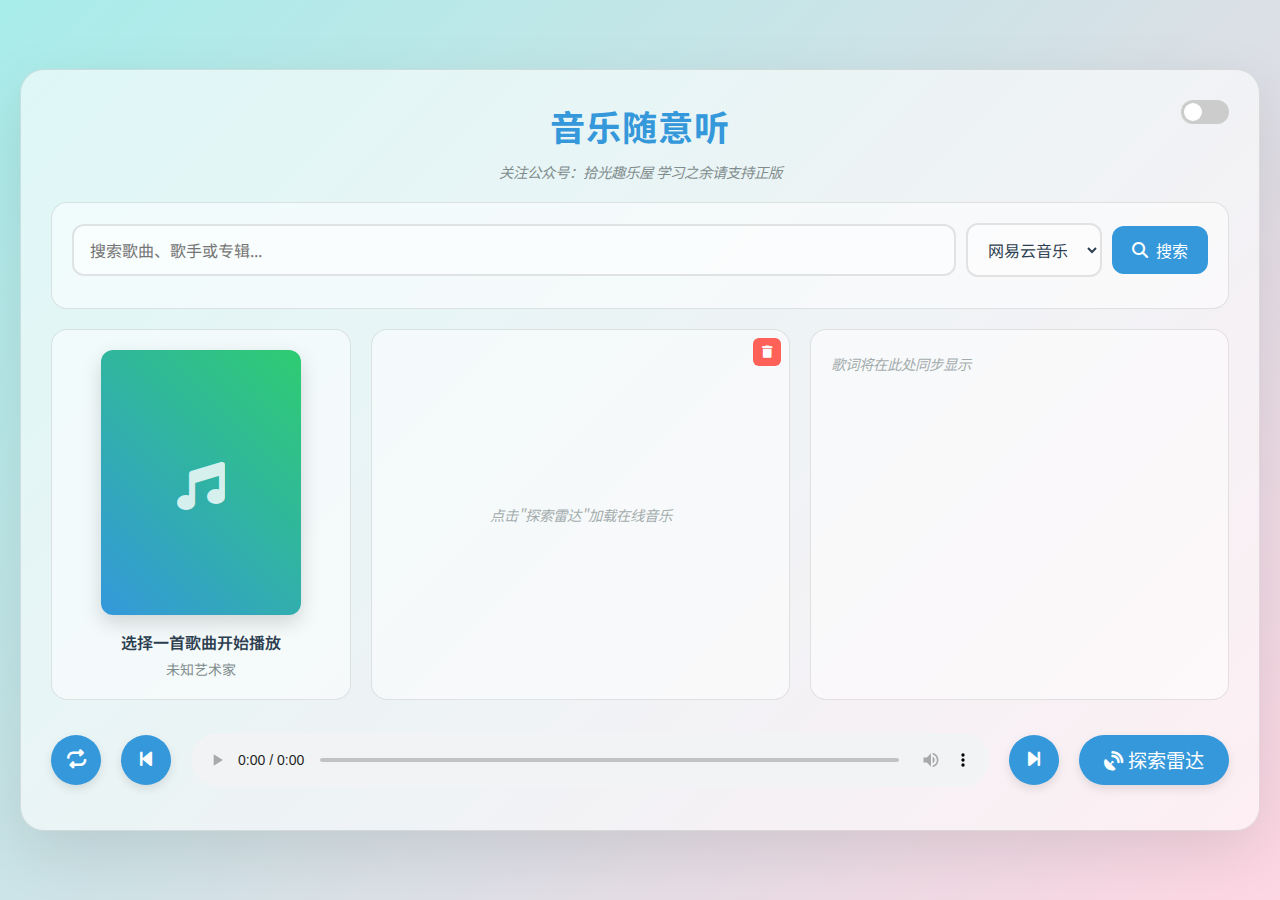
<file: 拾光音乐会所.html>
<!DOCTYPE html>
<html lang="zh-CN">
<head>
    <meta charset="UTF-8">
    <meta name="viewport" content="width=device-width, initial-scale=1.0">
    <title>拾光音乐会所</title>
    <link rel="preconnect" href="https://fonts.googleapis.com">
    <link rel="preconnect" href="https://fonts.gstatic.com" crossorigin>
    <link href="https://fonts.googleapis.com/css2?family=Noto+Sans+SC:wght@300;400;500;700&display=swap" rel="stylesheet">
    <link rel="stylesheet" href="https://cdnjs.cloudflare.com/ajax/libs/font-awesome/6.5.2/css/all.min.css">
    <style>
        :root {
            --font-main: 'Noto Sans SC', 'Segoe UI', Arial, sans-serif;
            --bg-gradient: linear-gradient(135deg, #a8edea 0%, #fed6e3 100%);
            --container-bg: rgba(255, 255, 255, 0.6);
            --container-shadow: rgba(0, 0, 0, 0.1);
            --backdrop-blur: 12px;
            --text-color: #2c3e50;
            --text-secondary-color: #7f8c8d;
            --primary-color: #3498db;
            --primary-color-dark: #2980b9;
            --warning-color: #e74c3c;
            --success-color: #2ecc71;
            --item-hover-bg: rgba(52, 152, 219, 0.1);
            --item-current-bg: rgba(52, 152, 219, 0.2);
            --item-current-text: var(--primary-color);
            --border-color: rgba(0, 0, 0, 0.1);
            --lyrics-highlight-bg: rgba(46, 204, 113, 0.15);
            --lyrics-highlight-text: #27ae60;
            --lyrics-highlight-shadow: rgba(46, 204, 113, 0.2);
            --component-bg: rgba(255, 255, 255, 0.5);
            --scrollbar-thumb-bg: rgba(0, 0, 0, 0.2);
            --scrollbar-track-bg: transparent;
        }

        .dark-mode {
            --bg-gradient: linear-gradient(135deg, #0f2027 0%, #203a43 50%, #2c5364 100%);
            --container-bg: rgba(30, 30, 30, 0.6);
            --container-shadow: rgba(0, 0, 0, 0.3);
            --text-color: #ecf0f1;
            --text-secondary-color: #95a5a6;
            --primary-color: #5dade2;
            --primary-color-dark: #3498db;
            --item-hover-bg: rgba(93, 173, 226, 0.1);
            --item-current-bg: rgba(93, 173, 226, 0.2);
            --border-color: rgba(255, 255, 255, 0.15);
            --lyrics-highlight-bg: rgba(26, 188, 156, 0.15);
            --lyrics-highlight-text: #1abc9c;
            --component-bg: rgba(44, 44, 44, 0.5);
            --scrollbar-thumb-bg: rgba(255, 255, 255, 0.2);
        }

        .dark-mode .quality-menu {
            background: rgba(44, 44, 44, 0.95);
            border: 2px solid var(--primary-color);
        }

        .dark-mode .quality-option {
            background: rgba(44, 44, 44, 0.8);
            color: #ecf0f1;
            border-bottom: 1px solid rgba(93, 173, 226, 0.2);
        }

        ::-webkit-scrollbar { width: 6px; }
        ::-webkit-scrollbar-track { background: var(--scrollbar-track-bg); }
        ::-webkit-scrollbar-thumb { background: var(--scrollbar-thumb-bg); border-radius: 3px; }
        ::-webkit-scrollbar-thumb:hover { background: var(--primary-color); }

        body {
            font-family: var(--font-main);
            display: flex;
            justify-content: center;
            align-items: center;
            min-height: 100vh;
            margin: 0;
            padding: 20px;
            box-sizing: border-box;
            background-image: var(--bg-gradient);
            background-attachment: fixed;
            color: var(--text-color);
            transition: background 0.5s, color 0.5s;
        }

        /* 16:9 容器布局 */
        .container {
            max-width: 1200px;
            margin: 0 auto;
            background: var(--container-bg);
            border-radius: 24px;
            padding: 30px;
            box-shadow: 0 20px 60px rgba(0,0,0,0.1);
            border: 1px solid var(--border-color);
            aspect-ratio: 16/9;
            height: 80vh;
            max-height: 700px;
            display: grid;
            grid-template-areas: 
                "header header header"
                "search search search"
                "cover playlist lyrics"
                "controls controls controls";
            grid-template-rows: auto auto 1fr 80px;
            grid-template-columns: 300px 1fr 1fr;
            gap: 20px;
            transition: background 0.5s, box-shadow 0.5s;
            overflow: hidden;
            position: relative;
        }

        /* 搜索模式下的容器布局 */
        .container.search-mode {
            grid-template-areas: 
                "header header header"
                "search search search"
                "search search search"
                "controls controls controls";
        }

        .header { 
            grid-area: header;
            text-align: center; 
            position: relative; 
        }
        .header h1 { 
            margin: 0; 
            font-size: 2.2em; 
            font-weight: 700; 
            color: var(--primary-color); 
            letter-spacing: 1px; 
        }
        .header .warning { 
            color: var(--text-secondary-color); 
            font-size: 0.9em; 
            margin-top: 10px; 
            font-style: italic; 
        }
        
        /* 搜索区域样式 - 增强动效 */
        .search-area {
            grid-area: search;
            background: var(--component-bg);
            border-radius: 16px;
            padding: 20px;
            border: 1px solid var(--border-color);
            position: relative;
            transition: all 0.5s cubic-bezier(0.4, 0, 0.2, 1);
            z-index: 10;
            overflow: hidden;
            display: flex;
            flex-direction: column;
        }

        /* 搜索模式下的搜索区域 */
        .container.search-mode .search-area {
            background: var(--component-bg);
            backdrop-filter: blur(20px);
            -webkit-backdrop-filter: blur(20px);
            box-shadow: 0 10px 40px rgba(0,0,0,0.2);
            border: 2px solid var(--primary-color);
        }

        .search-container {
            display: flex;
            gap: 10px;
            align-items: center;
            margin-bottom: 15px;
            flex-shrink: 0;
        }

        .search-input {
            flex: 1;
            padding: 12px 16px;
            border: 2px solid var(--border-color);
            border-radius: 12px;
            background: var(--component-bg);
            color: var(--text-color);
            font-size: 16px;
            font-family: inherit;
            outline: none;
            transition: all 0.3s ease;
        }

        .search-input:focus {
            border-color: var(--primary-color);
            box-shadow: 0 0 0 3px rgba(52, 152, 219, 0.1);
        }

        .source-select {
            padding: 12px 16px;
            border: 2px solid var(--border-color);
            border-radius: 12px;
            background: var(--component-bg);
            color: var(--text-color);
            font-size: 16px;
            font-family: inherit;
            outline: none;
            cursor: pointer;
            transition: all 0.3s ease;
            min-width: 120px;
        }

        .source-select:focus {
            border-color: var(--primary-color);
            box-shadow: 0 0 0 3px rgba(52, 152, 219, 0.1);
        }

        .search-btn {
            background: var(--primary-color);
            color: white;
            border: none;
            border-radius: 12px;
            padding: 12px 20px;
            cursor: pointer;
            font-size: 16px;
            transition: all 0.2s ease;
            display: flex;
            align-items: center;
            gap: 8px;
        }

        .search-btn:hover {
            background: var(--primary-color-dark);
            transform: translateY(-1px);
        }

        .search-btn:disabled {
            background: var(--text-secondary-color);
            cursor: not-allowed;
            transform: none;
        }

        /* 搜索结果区域 - 增强动效 */
        .search-results {
            max-height: 0;
            overflow: hidden;
            border-top: 1px solid var(--border-color);
            margin-top: 15px;
            margin-left: -20px;
            margin-right: -20px;
            margin-bottom: -20px;
            padding-top: 0;
            padding-left: 20px;
            padding-right: 20px;
            position: relative;
            z-index: 1;
            transition: all 0.5s cubic-bezier(0.4, 0, 0.2, 1);
            opacity: 0;
            border-radius: 0 0 14px 14px;
            flex: 1;
            min-height: 0;
        }

        /* 搜索模式下的搜索结果 */
        .container.search-mode .search-results {
            max-height: none;
            height: 100%;
            padding-top: 15px;
            padding-bottom: 20px;
            opacity: 1;
            overflow-y: auto;
            overflow-x: hidden;
        }

        .search-result-item {
            display: flex;
            justify-content: space-between;
            align-items: center;
            padding: 12px;
            border-radius: 12px;
            cursor: pointer;
            transition: all 0.3s ease;
            margin-bottom: 8px;
            background: rgba(255, 255, 255, 0.3);
            backdrop-filter: blur(10px);
            -webkit-backdrop-filter: blur(10px);
            border: 1px solid rgba(255, 255, 255, 0.2);
            transform: translateY(20px);
            opacity: 0;
            animation: slideInUp 0.4s ease forwards;
        }

        .search-result-item:nth-child(1) { animation-delay: 0.1s; }
        .search-result-item:nth-child(2) { animation-delay: 0.15s; }
        .search-result-item:nth-child(3) { animation-delay: 0.2s; }
        .search-result-item:nth-child(4) { animation-delay: 0.25s; }
        .search-result-item:nth-child(5) { animation-delay: 0.3s; }

        @keyframes slideInUp {
            to {
                transform: translateY(0);
                opacity: 1;
            }
        }

        .search-result-item:hover {
            background: var(--item-hover-bg);
            transform: translateY(-2px);
            box-shadow: 0 8px 25px rgba(0,0,0,0.15);
        }

        .search-result-info {
            flex: 1;
            min-width: 0;
        }

        .search-result-title {
            font-weight: 600;
            color: var(--text-color);
            white-space: nowrap;
            overflow: hidden;
            text-overflow: ellipsis;
            font-size: 15px;
            margin-bottom: 4px;
        }

        .search-result-artist {
            font-size: 13px;
            color: var(--text-secondary-color);
            white-space: nowrap;
            overflow: hidden;
            text-overflow: ellipsis;
        }

        .search-result-actions {
            display: flex;
            gap: 8px;
            margin-left: 15px;
        }

        .action-btn {
            background: var(--primary-color);
            color: white;
            border: none;
            border-radius: 8px;
            padding: 6px 12px;
            cursor: pointer;
            font-size: 12px;
            transition: all 0.2s ease;
            display: flex;
            align-items: center;
            gap: 6px;
            position: relative;
            z-index: 10000;
            font-weight: 500;
        }

        .action-btn:hover {
            background: var(--primary-color-dark);
            transform: translateY(-1px);
            box-shadow: 0 4px 12px rgba(52, 152, 219, 0.3);
        }

        .action-btn.download {
            background: var(--success-color);
            padding: 4px 8px;
            font-size: 10px;
        }

        .action-btn.download:hover {
            background: #27ae60;
            box-shadow: 0 4px 12px rgba(46, 204, 113, 0.3);
        }

        /* 主要内容区域 - 播放模式显示，搜索模式隐藏 */
        .main-content {
            display: contents;
            transition: all 0.5s cubic-bezier(0.4, 0, 0.2, 1);
        }

        .container.search-mode .main-content {
            display: none;
        }

        /* 音乐封面区域 */
        .cover-area {
            grid-area: cover;
            background: var(--component-bg);
            border-radius: 16px;
            padding: 20px;
            border: 1px solid var(--border-color);
            display: flex;
            flex-direction: column;
            align-items: center;
            text-align: center;
            box-sizing: border-box;
            height: 100%;
            overflow-y: auto;
            transition: all 0.5s cubic-bezier(0.4, 0, 0.2, 1);
        }

        .album-cover {
            width: 200px;
            height: auto;
            flex-grow: 1;
            border-radius: 12px;
            background: linear-gradient(45deg, var(--primary-color), var(--success-color));
            display: flex;
            align-items: center;
            justify-content: center;
            margin-bottom: 15px;
            box-shadow: 0 8px 20px rgba(0,0,0,0.15);
            transition: all 0.3s ease;
            overflow: hidden;
        }

        .album-cover img {
            width: 100%;
            height: 100%;
            object-fit: cover;
            border-radius: 12px;
        }

        .album-cover.loading {
            animation: pulse 2s infinite;
        }

        @keyframes pulse {
            0%, 100% { opacity: 1; }
            50% { opacity: 0.7; }
        }

        .album-cover .placeholder {
            font-size: 48px;
            color: white;
            opacity: 0.8;
        }

        .current-song-info {
            width: 100%;
        }

        .current-song-title {
            font-size: 16px;
            font-weight: 600;
            color: var(--text-color);
            margin-bottom: 5px;
            white-space: nowrap;
            overflow: hidden;
            text-overflow: ellipsis;
        }

        .current-song-artist {
            font-size: 14px;
            color: var(--text-secondary-color);
            white-space: nowrap;
            overflow: hidden;
            text-overflow: ellipsis;
        }

        /* 播放列表和歌词区域 */
        .playlist, .lyrics { 
            background: var(--component-bg); 
            border-radius: 16px; 
            padding: 20px; 
            border: 1px solid var(--border-color); 
            height: 100%; 
            overflow-y: auto;
            min-width: 0;
            max-width: 100%;
            max-height: 100%;
            box-sizing: border-box;
            transition: all 0.5s cubic-bezier(0.4, 0, 0.2, 1);
        }

        .playlist {
            grid-area: playlist;
            background: var(--component-bg);
            border-radius: 16px;
            padding: 20px;
            border: 1px solid var(--border-color);
            overflow-y: auto;
            display: flex;
            flex-direction: column;
            align-items: center;
            justify-content: center;
            position: relative;
            height: 100%;
            box-sizing: border-box;
        }
        
        /* 当播放列表有内容时，调整布局 */
        .playlist:not(.empty) {
            align-items: flex-start;
            justify-content: flex-start;
            display: block;
            padding-top: 50px; /* Add padding to make space for the clear button */
        }
        
        /* 播放列表空状态的提示文本 */
        .playlist.empty::before {
            content: "点击\"探索雷达\"加载在线音乐";
            color: var(--text-secondary-color);
            font-style: italic;
            opacity: 0.7;
            font-size: 0.9em;
        }

        /* 清空播放列表按钮 */
        .clear-playlist-btn {
            position: absolute;
            top: 8px;
            right: 8px;
            background: rgba(255, 59, 48, 0.8);
            border: none;
            border-radius: 6px;
            width: 28px;
            height: 28px;
            display: flex;
            align-items: center;
            justify-content: center;
            cursor: pointer;
            transition: all 0.2s ease;
            color: white;
            font-size: 12px;
            z-index: 1000;
        }

        .clear-playlist-btn:hover {
            background: rgba(255, 59, 48, 1);
            transform: scale(1.05);
        }

        .clear-playlist-btn:active {
            transform: scale(0.95);
        }

        .lyrics {
            grid-area: lyrics;
        }
        
        .playlist div { 
            padding: 10px 12px; 
            border-radius: 8px; 
            transition: all 0.2s ease-in-out; 
            cursor: pointer; 
            white-space: nowrap; 
            overflow: hidden; 
            text-overflow: ellipsis; 
            position: relative;
            font-size: 14px;
            margin-bottom: 2px;
        }
        .playlist div:hover { 
            background-color: var(--item-hover-bg); 
            color: var(--item-current-text); 
            transform: translateX(5px); 
        }
        .playlist .current { 
            color: var(--item-current-text); 
            font-weight: 500; 
            background-color: var(--item-current-bg); 
        }
        
        /* 播放列表项下载按钮 - 修复大小和显示问题 */
        .playlist-item-download {
            position: absolute;
            right: 35px; /* Adjusted position */
            top: 50%;
            transform: translateY(-50%);
            background: var(--success-color);
            color: white;
            border: none;
            border-radius: 4px;
            padding: 4px;
            font-size: 10px;
            cursor: pointer;
            opacity: 0;
            transition: all 0.2s ease;
            z-index: 1000;
            width: 20px;
            height: 20px;
            display: flex;
            align-items: center;
            justify-content: center;
        }

        .playlist div:hover .playlist-item-download {
            opacity: 1;
        }

        .playlist-item-download:hover {
            background: var(--success-color-hover);
            transform: translateY(-50%) scale(1.05);
        }

        /* 播放列表项删除按钮 */
        .playlist-item-remove {
            position: absolute;
            right: 8px; /* Adjusted position */
            top: 50%;
            transform: translateY(-50%);
            background: rgba(255, 59, 48, 0.8);
            color: white;
            border: none;
            border-radius: 4px;
            padding: 4px;
            font-size: 10px;
            cursor: pointer;
            opacity: 0;
            transition: all 0.2s ease;
            z-index: 1000;
            width: 20px;
            height: 20px;
            display: flex;
            align-items: center;
            justify-content: center;
        }

        .playlist div:hover .playlist-item-remove {
            opacity: 1;
        }

        .playlist-item-remove:hover {
            background: rgba(255, 59, 48, 1);
            transform: translateY(-50%) scale(1.05);
        }
        /* 动态质量菜单样式 */
        .dynamic-quality-menu {
            background: var(--component-bg);
            border: 1px solid var(--border-color);
            border-radius: 8px;
            box-shadow: 0 4px 12px rgba(0,0,0,0.15);
            padding: 8px 0;
            min-width: 150px;
            animation: fadeIn 0.2s ease;
        }
        
        .dynamic-quality-menu .quality-option {
            padding: 8px 16px;
            cursor: pointer;
            transition: background-color 0.2s ease;
            font-size: 14px;
            color: var(--text-color);
        }
        
        .dynamic-quality-menu .quality-option:hover {
            background: var(--primary-color);
            color: white;
        }
        
        @keyframes fadeIn {
            from { opacity: 0; transform: translateY(-5px); }
            to { opacity: 1; transform: translateY(0); }
        }
        
        .lyrics { 
            grid-area: lyrics;
            text-align: center; 
            font-size: 1em; 
            line-height: 2;
            word-wrap: break-word;
            overflow-wrap: break-word;
            max-width: 100%;
            display: flex;
            flex-direction: column;
            align-items: center;
            justify-content: center;
        }
        
        /* 当歌词容器有内容时的样式 */
        .lyrics:not(.empty) {
            align-items: flex-start;
            justify-content: flex-start;
        }
        
        .lyrics div { 
            white-space: pre-wrap; 
            padding: 5px;
            margin-bottom: 5px;
            word-wrap: break-word;
            overflow-wrap: break-word;
            max-width: 100%;
        }
        
        /* 当歌词容器只有默认文本时的样式 */
        .lyrics:empty::before,
        .lyrics.empty::before {
            content: "歌词将在此处同步显示";
            color: var(--text-secondary-color);
            font-style: italic;
            opacity: 0.7;
            font-size: 0.9em;
        }
        .lyrics .current { 
            color: var(--lyrics-highlight-text); 
            font-weight: 700; 
            background-color: var(--lyrics-highlight-bg); 
            transform: scale(1.05); 
            box-shadow: 0 4px 15px var(--lyrics-highlight-shadow); 
        }

        /* 控制区域 */
        .controls { 
            grid-area: controls;
            display: flex; 
            justify-content: center; 
            align-items: center; 
            gap: 20px; 
            flex-wrap: wrap;
            transition: all 0.5s cubic-bezier(0.4, 0, 0.2, 1);
        }
        .controls button { 
            background: var(--primary-color); 
            color: white; 
            border: none; 
            border-radius: 50%; 
            cursor: pointer; 
            font-size: 1.2em; 
            width: 50px; 
            height: 50px; 
            display: flex; 
            justify-content: center; 
            align-items: center; 
            transition: all 0.2s ease; 
            box-shadow: 0 4px 10px rgba(0,0,0,0.1); 
        }
        .controls button:hover { 
            background: var(--primary-color-dark); 
            transform: translateY(-2px); 
            box-shadow: 0 6px 15px rgba(0,0,0,0.15); 
        }
        .controls button:active { 
            transform: translateY(0); 
            box-shadow: 0 2px 5px rgba(0,0,0,0.1); 
        }
        .controls button#loadOnlineBtn { 
            width: auto; 
            border-radius: 25px; 
            padding: 0 25px; 
            gap: 10px; 
        }
        .controls button:disabled { 
            background: var(--text-secondary-color); 
            cursor: not-allowed; 
            transform: none; 
            box-shadow: none; 
        }
        .controls audio { 
            flex-grow: 1; 
            min-width: 300px; 
        }

        /* 播放模式控制按钮 */
        .play-mode-controls {
            display: flex;
            gap: 10px;
            align-items: center;
        }

        .play-mode-btn {
            background: var(--primary-color);
            color: white;
            border: none;
            border-radius: 50%;
            cursor: pointer;
            font-size: 1.2em;
            width: 50px;
            height: 50px;
            display: flex;
            justify-content: center;
            align-items: center;
            transition: all 0.2s ease;
            box-shadow: 0 4px 10px rgba(0,0,0,0.1);
        }

        .play-mode-btn:hover {
            background: var(--primary-color);
            color: white;
            transform: translateY(-1px);
        }

        .play-mode-btn.active {
            background: var(--primary-color);
            color: white;
        }

        /* 下载质量选择菜单 - 修复层级和显示问题 */
        .quality-menu {
            position: absolute;
            top: 100%;
            right: 0;
            background: rgba(255, 255, 255, 0.95);
            border: 2px solid var(--primary-color);
            border-radius: 8px;
            box-shadow: 0 8px 20px rgba(0,0,0,0.25);
            z-index: 999999;
            min-width: 120px;
            opacity: 0;
            visibility: hidden;
            transform: translateY(-10px);
            transition: all 0.2s ease;
            backdrop-filter: blur(10px);
            -webkit-backdrop-filter: blur(10px);
            pointer-events: none;
        }

        /* 确保搜索结果项在质量菜单显示时不会遮挡 */
        .search-result-item {
            position: relative;
            z-index: 1;
        }

        .search-result-item:has(.quality-menu.show) {
            z-index: 1000000;
        }

        /* 为不支持 :has() 的浏览器提供备用方案 */
        .search-result-item.menu-active {
            z-index: 1000000;
        }

        .quality-menu.show {
            opacity: 1;
            visibility: visible;
            transform: translateY(0);
            pointer-events: auto;
        }

        .quality-option {
            padding: 6px 10px;
            cursor: pointer;
            transition: all 0.2s ease;
            font-size: 10px;
            font-weight: 500;
            color: var(--text-color);
            background: rgba(255, 255, 255, 0.8);
            border-bottom: 1px solid rgba(52, 152, 219, 0.2);
        }

        .quality-option:hover {
            background: var(--primary-color);
            color: white;
            transform: translateX(2px);
        }

        .quality-option:first-child {
            border-radius: 6px 6px 0 0;
        }

        .quality-option:last-child {
            border-radius: 0 0 6px 6px;
            border-bottom: none;
        }

        /* 加载更多按钮 - 增强样式 */
        .load-more-btn {
            width: 100%;
            background: var(--component-bg);
            color: var(--primary-color);
            border: 2px solid var(--primary-color);
            border-radius: 12px;
            padding: 15px;
            cursor: pointer;
            font-size: 14px;
            font-weight: 500;
            transition: all 0.3s ease;
            margin-top: 15px;
            display: flex;
            align-items: center;
            justify-content: center;
            gap: 8px;
            position: relative;
            backdrop-filter: blur(10px);
            -webkit-backdrop-filter: blur(10px);
        }

        .load-more-btn:hover {
            background: var(--primary-color);
            color: white;
            transform: translateY(-2px);
            box-shadow: 0 6px 20px rgba(52, 152, 219, 0.4);
        }

        .load-more-btn:disabled {
            background: var(--text-secondary-color);
            border-color: var(--text-secondary-color);
            color: white;
            cursor: not-allowed;
            transform: none;
            box-shadow: none;
        }

        /* 调试信息样式 */
        .debug-info {
            position: fixed;
            top: 10px;
            left: 10px;
            background: rgba(0, 0, 0, 0.8);
            color: white;
            padding: 10px;
            border-radius: 5px;
            font-size: 12px;
            z-index: 10000;
            max-width: 300px;
            display: none;
        }

        .debug-info.show {
            display: block;
        }
        
        .loader { 
            width: 20px; 
            height: 20px; 
            border: 3px solid var(--primary-color); 
            border-bottom-color: transparent; 
            border-radius: 50%; 
            display: inline-block; 
            box-sizing: border-box; 
            animation: rotation 1s linear infinite; 
        }
        @keyframes rotation { 
            0% { transform: rotate(0deg); } 
            100% { transform: rotate(360deg); } 
        }
        
        .theme-switch-wrapper { 
            position: absolute; 
            top: 0px; 
            right: 0px; 
        }
        .theme-switch { 
            display: inline-block; 
            height: 24px; 
            position: relative; 
            width: 48px; 
        }
        .theme-switch input { 
            display:none; 
        }
        .slider { 
            background-color: #ccc; 
            bottom: 0; 
            cursor: pointer; 
            left: 0; 
            position: absolute; 
            right: 0; 
            top: 0; 
            transition: .4s; 
            border-radius: 24px; 
        }
        .slider:before { 
            background-color: #fff; 
            bottom: 3px; 
            content: ""; 
            height: 18px; 
            left: 3px; 
            position: absolute; 
            transition: .4s; 
            width: 18px; 
            border-radius: 50%; 
        }
        .slider .fa-sun, .slider .fa-moon { 
            position: absolute; 
            top: 50%; 
            transform: translateY(-50%); 
            color: #fff; 
            font-size: 12px; 
            opacity: 0; 
            transition: opacity 0.4s; 
        }
        .slider .fa-sun { 
            left: 6px; 
            opacity: 1; 
        }
        .slider .fa-moon { 
            right: 6px; 
        }
        input:checked + .slider { 
            background-color: var(--primary-color); 
        }
        input:checked + .slider:before { 
            transform: translateX(24px); 
        }
        input:checked + .slider .fa-sun { 
            opacity: 0; 
        }
        input:checked + .slider .fa-moon { 
            opacity: 1; 
        }

        /* 通知样式 */
        .notification {
            position: fixed;
            top: 20px;
            right: 20px;
            background: var(--success-color);
            color: white;
            padding: 12px 20px;
            border-radius: 8px;
            box-shadow: 0 4px 12px rgba(0,0,0,0.15);
            z-index: 1000;
            transform: translateX(400px);
            transition: transform 0.3s ease;
        }

        .notification.show {
            transform: translateX(0);
        }

        .notification.error {
            background: var(--warning-color);
        }

        /* 视图切换按钮 - 桌面端隐藏，移动端显示 */
        .view-toggle { 
            display: none;
        }

        /* 移动端适配 */
        @media (max-width: 1024px) {
            .container {
                grid-template-areas: 
                    "header header"
                    "search search"
                    "cover cover"
                    "playlist lyrics"
                    "controls controls";
                grid-template-columns: 1fr 1fr;
                grid-template-rows: auto auto auto 1fr auto;
                aspect-ratio: auto;
                height: 90vh;
            }

            .container.search-mode {
                grid-template-areas: 
                    "header header"
                    "search search"
                    "search search"
                    "controls controls";
            }

            .cover-area {
                flex-direction: row;
                gap: 20px;
            }

            .album-cover {
                width: 120px;
                height: 120px;
                margin-bottom: 0;
            }

            .current-song-info {
                flex: 1;
                text-align: left;
            }
        }

        @media (max-width: 768px) {
            body { 
                padding: 0; 
            }
            .container {
                padding: 15px;
                gap: 15px;
                grid-template-areas: 
                    "header"
                    "search"
                    "cover"
                    "view-toggle"
                    "playlist"
                    "controls";
                grid-template-columns: 1fr;
                grid-template-rows: auto auto auto auto 1fr auto;
                border-radius: 0;
                border: none;
                height: 100vh;
                max-height: none;
                aspect-ratio: auto;
            }

            .container.search-mode {
                grid-template-areas: 
                    "header"
                    "search"
                    "search"
                    "controls";
                grid-template-rows: auto auto 1fr auto;
            }

            .header h1 { 
                font-size: 1.8em; 
            }
            .search-area { 
                padding: 15px; 
            }
            .search-container { 
                flex-direction: column; 
                gap: 10px; 
            }
            .search-input, .search-btn, .source-select { 
                width: 100%; 
            }

            .cover-area {
                flex-direction: column;
                padding: 15px;
            }

            .album-cover {
                width: 150px;
                height: 150px;
                margin-bottom: 15px;
            }

            .current-song-info {
                text-align: center;
            }
            
            .view-toggle { 
                grid-area: view-toggle;
                display: flex; 
                gap: 10px; 
            }
            .view-toggle button { 
                flex: 1; 
                padding: 10px; 
                border: 2px solid var(--primary-color); 
                background: var(--component-bg); 
                color: var(--primary-color); 
                border-radius: 8px; 
                cursor: pointer; 
                transition: all 0.2s ease; 
            }
            .view-toggle button.active { 
                background: var(--primary-color); 
                color: white; 
            }
            
            .playlist, .lyrics { 
                display: none; 
                height: 100%; 
            }
            .playlist.active, .lyrics.active { 
                display: block; 
            }
            
            .controls { 
                gap: 15px; 
            }
            .controls audio { 
                min-width: 200px; 
            }
        }
    </style>
</head>
<body>
<div class="container" id="mainContainer">
    <div class="header">
        <h1>音乐随意听</h1>
        <div class="warning">关注公众号：拾光趣乐屋 学习之余请支持正版</div>
        <div class="theme-switch-wrapper">
            <label class="theme-switch" for="checkbox">
                <input type="checkbox" id="checkbox" />
                <div class="slider">
                    <i class="fas fa-sun"></i>
                    <i class="fas fa-moon"></i>
                </div>
            </label>
        </div>
    </div>

    <div class="search-area">
        <div class="search-container">
            <input type="text" id="searchInput" class="search-input" placeholder="搜索歌曲、歌手或专辑...">
            <select id="sourceSelect" class="source-select">
                <option value="netease">网易云音乐</option>
                <option value="kuwo">酷我音乐</option>
                <option value="joox">JOOX音乐</option>
            </select>
            <button id="searchBtn" class="search-btn">
                <i class="fas fa-search"></i>
                <span>搜索</span>
            </button>
        </div>
        <div id="searchResults" class="search-results"></div>
    </div>

    <div class="main-content">
        <div class="cover-area">
            <div class="album-cover" id="albumCover">
                <div class="placeholder">
                    <i class="fas fa-music"></i>
                </div>
            </div>
            <div class="current-song-info">
                <div class="current-song-title" id="currentSongTitle">选择一首歌曲开始播放</div>
                <div class="current-song-artist" id="currentSongArtist">未知艺术家</div>
            </div>
        </div>

        <div class="view-toggle">
            <button id="showPlaylistBtn" class="active">播放列表</button>
            <button id="showLyricsBtn">歌词</button>
        </div>

        <div class="playlist active empty" id="playlist">
            <button class="clear-playlist-btn" id="clearPlaylistBtn" onclick="clearPlaylist()" title="清空播放列表">
                <i class="fas fa-trash"></i>
            </button>
        </div>
        <div class="lyrics" id="lyrics"></div>
    </div>

    <div class="controls">
        <div class="play-mode-controls">
            <button class="play-mode-btn" id="playModeBtn" title="播放模式">
                <i class="fas fa-repeat"></i>
            </button>
        </div>
        <button onclick="playPrevious()" title="上一曲"><i class="fas fa-backward-step"></i></button>
        <audio id="audioPlayer" controls></audio>
        <button onclick="playNext()" title="下一曲"><i class="fas fa-forward-step"></i></button>
        <button id="loadOnlineBtn" title="聚合所有雷达，探索新音乐">
            <span class="btn-text"><i class="fas fa-satellite-dish"></i> 探索雷达</span>
            <span class="loader" style="display: none;"></span>
        </button>
    </div>
</div>

<!-- 通知容器 -->
<div id="notification" class="notification"></div>

<!-- 调试信息容器 -->
<div id="debugInfo" class="debug-info"></div>

<script src="https://code.jquery.com/jquery-3.6.0.min.js"></script>
<script>
    const dom = {
        container: document.getElementById("mainContainer"),
        playlist: document.getElementById("playlist"),
        lyrics: document.getElementById("lyrics"),
        audioPlayer: document.getElementById("audioPlayer"),
        themeToggle: document.getElementById("checkbox"),
        loadOnlineBtn: document.getElementById("loadOnlineBtn"),
        showPlaylistBtn: document.getElementById("showPlaylistBtn"),
        showLyricsBtn: document.getElementById("showLyricsBtn"),
        searchInput: document.getElementById("searchInput"),
        searchBtn: document.getElementById("searchBtn"),
        sourceSelect: document.getElementById("sourceSelect"),
        searchResults: document.getElementById("searchResults"),
        notification: document.getElementById("notification"),
        albumCover: document.getElementById("albumCover"),
        currentSongTitle: document.getElementById("currentSongTitle"),
        currentSongArtist: document.getElementById("currentSongArtist"),
        debugInfo: document.getElementById("debugInfo"),
        playModeBtn: document.getElementById("playModeBtn"),
    };
    
    // API配置 - 修复API地址和请求方式
    const API = {
        name: "GD Studio API",
        baseUrl: "https://music-api.gdstudio.xyz/api.php",
        
        generateSignature: () => {
            return Math.random().toString(36).substring(2, 15) + Math.random().toString(36).substring(2, 15);
        },

        jsonpRequest: (url) => {
            return new Promise((resolve, reject) => {
                const callbackName = "jsonp_callback_" + Math.random().toString(36).substr(2, 9);
                const timestamp = Date.now();
                const script = document.createElement("script");
                
                window[callbackName] = function(data) {
                    resolve(data);
                    document.head.removeChild(script);
                    delete window[callbackName];
                };
                
                const separator = url.includes("?") ? "&" : "?";
                const finalUrl = `${url}${separator}callback=${callbackName}&_=${timestamp}`;
                
                script.src = finalUrl;
                script.onerror = () => {
                    reject(new Error("JSONP request failed"));
                    document.head.removeChild(script);
                    delete window[callbackName];
                };
                
                document.head.appendChild(script);
            });
        },

        search: async (keyword, source = "netease", count = 20, page = 1) => {
            const signature = API.generateSignature();
            const url = `${API.baseUrl}?types=search&source=${source}&name=${encodeURIComponent(keyword)}&count=${count}&pages=${page}&s=${signature}`;
            
            try {
                debugLog(`API请求: ${url}`);
                const data = await API.jsonpRequest(url);
                debugLog(`API响应: ${JSON.stringify(data).substring(0, 200)}...`);
                
                if (!Array.isArray(data)) throw new Error("搜索结果格式错误");
                
                return data.map(song => ({
                    id: song.id,
                    name: song.name,
                    artist: song.artist,
                    album: song.album,
                    pic_id: song.pic_id,
                    url_id: song.url_id,
                    lyric_id: song.lyric_id,
                    source: song.source,
                }));
            } catch (error) {
                debugLog(`API错误: ${error.message}`);
                throw error;
            }
        },

        getList: async (keyword = "热门", count = 100, pages = 1) => {
            const source = "netease,kuwo";
            const signature = API.generateSignature();
            const url = `${API.baseUrl}?types=search&source=${source}&name=${encodeURIComponent(keyword)}&count=${count}&pages=${pages}&s=${signature}`;
            
            try {
                const data = await API.jsonpRequest(url);
                if (!Array.isArray(data) || data.length === 0) throw new Error("No songs found");
                return data.map(song => ({
                    id: song.id,
                    name: song.name,
                    artist: song.artist, // 修复：使用正确的字段名
                    source: song.source,
                    lyric_id: song.lyric_id,
                    pic_id: song.pic_id,
                }));
            } catch (error) {
                console.error("API request failed:", error);
                throw error;
            }
        },
        
        getSongUrl: (song, quality = "320000") => {
            const signature = API.generateSignature();
            return `${API.baseUrl}?types=url&id=${song.id}&source=${song.source || "netease"}&br=${quality}&s=${signature}`;
        },

        getLyric: (song) => {
            const signature = API.generateSignature();
            return `${API.baseUrl}?types=lyric&id=${song.lyric_id || song.id}&source=${song.source || "netease"}&s=${signature}`;
        },

        getPicUrl: (song) => {
            const signature = API.generateSignature();
            return `${API.baseUrl}?types=pic&id=${song.pic_id}&source=${song.source || "netease"}&size=300&s=${signature}`;
        }
    };

    const state = {
        onlineSongs: [],
        searchResults: [],
        currentTrackIndex: -1,
        currentAudioUrl: null,
        lyricsData: [],
        currentLyricLine: -1,
        currentPlaylist: "online", // 'online', 'search', or 'playlist'
        searchPage: 1,
        searchKeyword: "", // 确保这里有初始值
        searchSource: "",
        hasMoreResults: true,
        currentSong: null,
        debugMode: false,
        isSearchMode: false, // 新增：搜索模式状态
        playlistSongs: [], // 新增：统一播放列表
        playMode: "list", // 新增：播放模式 'list', 'single', 'random'
        userScrolledLyrics: false, // 新增：用户是否手动滚动歌词
        lyricsScrollTimeout: null, // 新增：歌词滚动超时
    };

    // 调试日志函数
    function debugLog(message) {
        console.log(`[DEBUG] ${message}`);
        if (state.debugMode) {
            const debugInfo = dom.debugInfo;
            debugInfo.innerHTML += `<div>${new Date().toLocaleTimeString()}: ${message}</div>`;
            debugInfo.classList.add("show");
            debugInfo.scrollTop = debugInfo.scrollHeight;
        }
    }

    // 启用调试模式（按Ctrl+D）
    document.addEventListener("keydown", (e) => {
        if (e.ctrlKey && e.key === "d") {
            e.preventDefault();
            state.debugMode = !state.debugMode;
            if (state.debugMode) {
                dom.debugInfo.classList.add("show");
                debugLog("调试模式已启用");
            } else {
                dom.debugInfo.classList.remove("show");
            }
        }
    });

    // 新增：切换搜索模式
    function toggleSearchMode(enable) {
        state.isSearchMode = enable;
        if (enable) {
            dom.container.classList.add("search-mode");
            debugLog("进入搜索模式");
        } else {
            dom.container.classList.remove("search-mode");
            debugLog("退出搜索模式");
        }
    }

    // 新增：显示搜索结果
    function showSearchResults() {
        toggleSearchMode(true);
    }

    // 新增：隐藏搜索结果 - 优化立即收起
    function hideSearchResults() {
        toggleSearchMode(false);
        // 立即清空搜索结果内容
        dom.searchResults.innerHTML = "";
    }

    // 新增：播放模式切换
    function togglePlayMode() {
        const modes = ["list", "single", "random"];
        const currentIndex = modes.indexOf(state.playMode);
        const nextIndex = (currentIndex + 1) % modes.length;
        state.playMode = modes[nextIndex];
        
        const modeTexts = {
            "list": "列表循环",
            "single": "单曲循环", 
            "random": "随机播放"
        };
        
        const modeIcons = {
            "list": "fa-repeat",
            "single": "fa-redo",
            "random": "fa-shuffle"
        };
        
        dom.playModeBtn.innerHTML = `<i class="fas ${modeIcons[state.playMode]}"></i>`;
        dom.playModeBtn.title = `播放模式: ${modeTexts[state.playMode]}`;
        showNotification(`播放模式: ${modeTexts[state.playMode]}`);
        debugLog(`播放模式切换为: ${state.playMode}`);
    }

    window.addEventListener("load", setupInteractions);
    dom.audioPlayer.addEventListener("ended", autoPlayNext);
    dom.audioPlayer.addEventListener("timeupdate", syncLyrics);

    function setupInteractions() {
        const savedTheme = localStorage.getItem("theme");
        if (savedTheme) {
            document.body.classList.toggle("dark-mode", savedTheme === "dark");
            dom.themeToggle.checked = savedTheme === "dark";
        }
        dom.themeToggle.addEventListener("change", (e) => {
            const isDark = e.target.checked;
            document.body.classList.toggle("dark-mode", isDark);
            localStorage.setItem("theme", isDark ? "dark" : "light");
        });

        dom.loadOnlineBtn.addEventListener("click", exploreOnlineMusic);
        
        dom.showPlaylistBtn.addEventListener("click", () => switchMobileView("playlist"));
        dom.showLyricsBtn.addEventListener("click", () => switchMobileView("lyrics"));
        
        // 播放模式按钮事件
        dom.playModeBtn.addEventListener("click", togglePlayMode);
        
        // 搜索相关事件 - 修复搜索下拉框显示问题
        dom.searchBtn.addEventListener("click", (e) => {
            e.preventDefault();
            e.stopPropagation();
            debugLog("搜索按钮被点击");
            performSearch();
        });
        
        dom.searchInput.addEventListener("keypress", (e) => {
            if (e.key === "Enter") {
                e.preventDefault();
                e.stopPropagation();
                debugLog("搜索输入框回车键被按下");
                performSearch();
            }
        });
        
        // 修复：点击搜索区域外部时隐藏搜索结果
        document.addEventListener("click", (e) => {
            const searchArea = document.querySelector(".search-area");
            if (searchArea && !searchArea.contains(e.target) && state.isSearchMode) {
                debugLog("点击搜索区域外部，隐藏搜索结果");
                hideSearchResults();
            }
        });
        
        // 搜索结果相关事件处理 - 修复加载更多按钮点击问题
        document.addEventListener("click", (e) => {
            const qualityMenus = document.querySelectorAll(".quality-menu");
            qualityMenus.forEach(menu => {
                if (!menu.contains(e.target) && 
                    !e.target.closest(".playlist-item-download")) {
                    menu.classList.remove("show");
                    const parentItem = menu.closest(".search-result-item");
                    if (parentItem) parentItem.classList.remove("menu-active");
                }
            });
        });
        
        // 修复：使用更强健的事件委托处理加载更多按钮点击
        dom.searchResults.addEventListener("click", (e) => {
            debugLog(`点击事件触发: ${e.target.tagName} ${e.target.className} ${e.target.id}`);
            
            // 检查多种可能的目标元素
            const loadMoreBtn = e.target.closest(".load-more-btn") || 
                               e.target.closest("#loadMoreBtn") ||
                               (e.target.id === "loadMoreBtn" ? e.target : null) ||
                               (e.target.classList.contains("load-more-btn") ? e.target : null);
            
            if (loadMoreBtn) {
                debugLog("检测到加载更多按钮点击");
                e.preventDefault();
                e.stopPropagation();
                loadMoreResults();
            }
        });
        
        // 额外的直接事件监听器作为备用
        document.addEventListener("click", (e) => {
            if (e.target.id === "loadMoreBtn" || e.target.closest("#loadMoreBtn")) {
                debugLog("备用事件监听器触发");
                e.preventDefault();
                e.stopPropagation();
                loadMoreResults();
            }
        });

        // 新增：歌词滚动监听
        dom.lyrics.addEventListener("scroll", () => {
            state.userScrolledLyrics = true;
            clearTimeout(state.lyricsScrollTimeout);
            // 3秒后恢复自动滚动并回位到当前歌词
            state.lyricsScrollTimeout = setTimeout(() => {
                state.userScrolledLyrics = false;
                // 立即滚动回当前歌词居中位置
                const currentLyricElement = dom.lyrics.querySelector(".current");
                if (currentLyricElement) {
                    scrollToCurrentLyric(currentLyricElement);
                }
            }, 3000);
        });
    }

    // 修复：更新当前歌曲信息和封面
    async function updateCurrentSongInfo(song) {
        state.currentSong = song;
        dom.currentSongTitle.textContent = song.name;
        
        // 修复艺人名称显示问题 - 使用正确的字段名
        const artistText = Array.isArray(song.artist) ? song.artist.join(', ') : (song.artist || '未知艺术家');
        dom.currentSongArtist.textContent = artistText;
        
        // 加载封面
        if (song.pic_id) {
            try {
                dom.albumCover.classList.add("loading");
                const picUrl = API.getPicUrl(song);
                
                // 修复：直接使用JSONP请求获取封面数据
                const data = await API.jsonpRequest(picUrl);
                
                if (data && data.url) {
                    // 预加载图片以确保加载成功
                    const img = new Image();
                    img.onload = () => {
                        dom.albumCover.innerHTML = `<img src="${data.url}" alt="专辑封面">`;
                        dom.albumCover.classList.remove("loading");
                    };
                    img.onerror = () => {
                        dom.albumCover.innerHTML = "<div class=\"placeholder\"><i class=\"fas fa-music\"></i></div>";
                        dom.albumCover.classList.remove("loading");
                    };
                    img.src = data.url;
                } else {
                    dom.albumCover.innerHTML = "<div class=\"placeholder\"><i class=\"fas fa-music\"></i></div>";
                    dom.albumCover.classList.remove("loading");
                }
            } catch (error) {
                console.error("加载封面失败:", error);
                dom.albumCover.innerHTML = "<div class=\"placeholder\"><i class=\"fas fa-music\"></i></div>";
                dom.albumCover.classList.remove("loading");
            }
        } else {
            dom.albumCover.innerHTML = "<div class=\"placeholder\"><i class=\"fas fa-music\"></i></div>";
            dom.albumCover.classList.remove("loading");
        }
    }
    
    // 搜索功能 - 修复搜索下拉框显示问题
    async function performSearch(isLiveSearch = false) {
        const query = dom.searchInput.value.trim();
        if (!query) {
            showNotification("请输入搜索关键词", "error");
            return;
        }

        const source = dom.sourceSelect.value;
        
        // 重置搜索状态
        if (!isLiveSearch) {
            state.searchPage = 1;
            state.searchKeyword = query;
            state.searchSource = source;
            state.searchResults = [];
            state.hasMoreResults = true;
            debugLog(`开始新搜索: ${query}, 来源: ${source}`);
        } else {
            state.searchKeyword = query;
            state.searchSource = source;
        }

        try {
            // 禁用搜索按钮并显示加载状态
            dom.searchBtn.disabled = true;
            dom.searchBtn.innerHTML = '<span class="loader"></span><span>搜索中...</span>';
            
            // 立即显示搜索模式
            showSearchResults();
            debugLog("已切换到搜索模式");
            
            // 执行搜索
            const results = await API.search(query, source, 20, state.searchPage);
            debugLog(`API返回结果数量: ${results.length}`);
            
            if (state.searchPage === 1) {
                state.searchResults = results;
            } else {
                state.searchResults = [...state.searchResults, ...results];
            }
            
            state.hasMoreResults = results.length === 20;
            
            // 显示搜索结果
            displaySearchResults(state.searchResults);
            debugLog(`搜索完成: 总共显示 ${state.searchResults.length} 个结果`);
            
            // 如果没有结果，显示提示
            if (state.searchResults.length === 0) {
                showNotification("未找到相关歌曲", "error");
            }
            
        } catch (error) {
            console.error("搜索失败:", error);
            showNotification("搜索失败，请稍后重试", "error");
            hideSearchResults();
            debugLog(`搜索失败: ${error.message}`);
        } finally {
            // 恢复搜索按钮状态
            dom.searchBtn.disabled = false;
            dom.searchBtn.innerHTML = '<i class="fas fa-search"></i><span>搜索</span>';
        }
    }

    // 加载更多搜索结果
    async function loadMoreResults() {
        if (!state.hasMoreResults || !state.searchKeyword) {
            debugLog("没有更多结果或搜索关键词为空");
            return;
        }
        
        const loadMoreBtn = document.getElementById("loadMoreBtn");
        if (!loadMoreBtn) {
            debugLog("找不到加载更多按钮");
            return;
        }
        
        try {
            loadMoreBtn.disabled = true;
            loadMoreBtn.innerHTML = '<span class="loader"></span><span>加载中...</span>';
            
            state.searchPage++;
            debugLog(`加载第 ${state.searchPage} 页结果`);
            
            const results = await API.search(state.searchKeyword, state.searchSource, 20, state.searchPage);
            
            if (results.length > 0) {
                state.searchResults = [...state.searchResults, ...results];
                state.hasMoreResults = results.length === 20;
                displaySearchResults(state.searchResults);
                debugLog(`加载完成: 新增 ${results.length} 个结果`);
            } else {
                state.hasMoreResults = false;
                showNotification("没有更多结果了");
                debugLog("没有更多结果");
            }
        } catch (error) {
            console.error("加载更多失败:", error);
            showNotification("加载失败，请稍后重试", "error");
            state.searchPage--; // 回退页码
        } finally {
            if (loadMoreBtn) {
                loadMoreBtn.disabled = false;
                loadMoreBtn.innerHTML = "<i class=\"fas fa-plus\"></i><span>加载更多</span>";
            }
        }
    }
    
    function displaySearchResults(results) {
        dom.playlist.classList.remove("empty");
        if (results.length === 0) {
            dom.searchResults.innerHTML = "<div style=\"text-align: center; color: var(--text-secondary-color); padding: 20px;\">未找到相关歌曲</div>";
            return;
        }
        
        const resultsHtml = results.map((song, index) => `
            <div class="search-result-item" data-index="${index}">
                <div class="search-result-info">
                    <div class="search-result-title">${song.name}</div>
                    <div class="search-result-artist">${Array.isArray(song.artist) ? song.artist.join(', ') : song.artist}${song.album ? " - " + song.album : ""}</div>
                </div>
                <div class="search-result-actions">
                    <button class="action-btn play" onclick="playSearchResult(${index})" title="播放">
                        <i class="fas fa-play"></i> 播放
                    </button>
                    <button class="action-btn download" onclick="showQualityMenu(event, ${index}, 'search')" title="下载">
                        <i class="fas fa-download"></i>
                        <div class="quality-menu">
                            <div class="quality-option" onclick="downloadWithQuality(event, ${index}, 'search', '128000')">标准音质 (128k)</div>
                            <div class="quality-option" onclick="downloadWithQuality(event, ${index}, 'search', '192000')">高音质 (192k)</div>
                            <div class="quality-option" onclick="downloadWithQuality(event, ${index}, 'search', '320000')">超高音质 (320k)</div>
                            <div class="quality-option" onclick="downloadWithQuality(event, ${index}, 'search', '999000')">无损音质</div>
                        </div>
                    </button>
                </div>
            </div>
        `).join("");
        
        // 修复：改进加载更多按钮的生成和绑定
        const loadMoreHtml = state.hasMoreResults ? `
            <button id="loadMoreBtn" class="load-more-btn" onclick="loadMoreResults()">
                <i class="fas fa-plus"></i>
                <span>加载更多</span>
            </button>
        ` : "";
        
        dom.searchResults.innerHTML = resultsHtml + loadMoreHtml;
        
        debugLog(`显示搜索结果: ${results.length} 个结果, 加载更多按钮: ${state.hasMoreResults ? "显示" : "隐藏"}`);
    }

    // 显示质量选择菜单
    function showQualityMenu(event, index, type) {
        event.stopPropagation();
        
        // 移除现有的质量菜单
        const existingMenu = document.querySelector(".dynamic-quality-menu");
        if (existingMenu) {
            existingMenu.remove();
        }
        
        // 创建新的质量菜单
        const menu = document.createElement("div");
        menu.className = "dynamic-quality-menu";
        menu.innerHTML = `
            <div class="quality-option" onclick="downloadWithQuality(event, ${index}, '${type}', '128000')">标准音质 (128k)</div>
            <div class="quality-option" onclick="downloadWithQuality(event, ${index}, '${type}', '192000')">高音质 (192k)</div>
            <div class="quality-option" onclick="downloadWithQuality(event, ${index}, '${type}', '320000')">超高音质 (320k)</div>
            <div class="quality-option" onclick="downloadWithQuality(event, ${index}, '${type}', '999000')">无损音质</div>
        `;
        
        // 设置菜单位置
        const button = event.target.closest("button");
        const rect = button.getBoundingClientRect();
        menu.style.position = "fixed";
        menu.style.top = (rect.bottom + 5) + "px";
        menu.style.left = (rect.left - 50) + "px";
        menu.style.zIndex = "10000";
        
        // 添加到body
        document.body.appendChild(menu);
        
        // 点击其他地方关闭菜单
        setTimeout(() => {
            document.addEventListener("click", function closeMenu(e) {
                if (!menu.contains(e.target)) {
                    menu.remove();
                    document.removeEventListener("click", closeMenu);
                }
            });
        }, 0);
    }

    // 根据质量下载 - 支持播放列表模式
    async function downloadWithQuality(event, index, type, quality) {
        event.stopPropagation();
        let song;
        
        if (type === "search") {
            song = state.searchResults[index];
        } else if (type === "online") {
            song = state.onlineSongs[index];
        } else if (type === "playlist") {
            song = state.playlistSongs[index];
        }
        
        if (!song) return;
        
        // 关闭菜单并移除 menu-active 类
        document.querySelectorAll(".quality-menu").forEach(menu => {
            menu.classList.remove("show");
            const parentItem = menu.closest(".search-result-item");
            if (parentItem) parentItem.classList.remove("menu-active");
        });
        
        // 关闭动态质量菜单
        const dynamicMenu = document.querySelector(".dynamic-quality-menu");
        if (dynamicMenu) {
            dynamicMenu.remove();
        }
        
        try {
            await downloadSong(song, quality);
        } catch (error) {
            console.error("下载失败:", error);
            showNotification("下载失败，请稍后重试", "error");
        }
    }
    
    // 修复：播放搜索结果 - 添加到播放列表而不是清空
    async function playSearchResult(index) {
        const song = state.searchResults[index];
        if (!song) return;
        
        try {
            // 立即隐藏搜索结果，显示播放界面
            hideSearchResults();
            dom.searchInput.value = "";
            
            // 检查歌曲是否已在播放列表中
            const existingIndex = state.playlistSongs.findIndex(s => s.id === song.id && s.source === song.source);
            
            if (existingIndex !== -1) {
                // 如果歌曲已存在，直接播放
                state.currentTrackIndex = existingIndex;
                state.currentPlaylist = "playlist";
            } else {
                // 如果歌曲不存在，添加到播放列表
                state.playlistSongs.push(song);
                state.currentTrackIndex = state.playlistSongs.length - 1;
                state.currentPlaylist = "playlist";
            }
            
            // 更新播放列表显示
            renderPlaylist();
            
            // 播放歌曲
            await playSong(song);
            
            showNotification(`正在播放: ${song.name}`);
            
        } catch (error) {
            console.error("播放失败:", error);
            showNotification("播放失败，请稍后重试", "error");
        }
    }

    // 新增：渲染统一播放列表
    function renderPlaylist() {
        dom.playlist.classList.remove("empty");
        const playlistHtml = state.playlistSongs.map((song, index) => 
            `<div onclick="playPlaylistSong(${index})" data-index="${index}">
                ${song.name} - ${Array.isArray(song.artist) ? song.artist.join(", ") : song.artist}
                <button class="playlist-item-remove" onclick="event.stopPropagation(); removeFromPlaylist(${index})" title="从播放列表移除">
                    <i class="fas fa-times"></i>
                </button>
                <button class="playlist-item-download" onclick="event.stopPropagation(); showQualityMenu(event, ${index}, 'playlist')" title="下载">
                    <i class="fas fa-download"></i>
                </button>
            </div>`
        ).join("");
        
        // 保留清空按钮，只更新歌曲列表内容
        const clearBtn = dom.playlist.querySelector('.clear-playlist-btn');
        dom.playlist.innerHTML = playlistHtml || "<div>播放列表为空</div>";
        if (clearBtn && state.playlistSongs.length > 0) {
            dom.playlist.appendChild(clearBtn);
        }
        
        updatePlaylistHighlight();
    }

    // 新增：从播放列表移除歌曲
    function removeFromPlaylist(index) {
        if (index < 0 || index >= state.playlistSongs.length) return;
        
        // 如果移除的是当前播放的歌曲
        if (state.currentPlaylist === "playlist" && state.currentTrackIndex === index) {
            // 如果播放列表只有一首歌，停止播放
            if (state.playlistSongs.length === 1) {
                dom.audioPlayer.pause();
                dom.audioPlayer.src = "";
                state.currentTrackIndex = -1;
            } else {
                // 如果移除的是最后一首歌，播放前一首
                if (index === state.playlistSongs.length - 1) {
                    state.currentTrackIndex = index - 1;
                }
                // 播放调整后的当前歌曲
                const nextSong = state.playlistSongs[state.currentTrackIndex === index ? index : state.currentTrackIndex];
                if (nextSong) {
                    playPlaylistSong(state.currentTrackIndex === index ? index : state.currentTrackIndex);
                }
            }
        } else if (state.currentPlaylist === "playlist" && state.currentTrackIndex > index) {
            // 如果移除的歌曲在当前播放歌曲之前，调整索引
            state.currentTrackIndex--;
        }
        
        // 从播放列表中移除歌曲
        state.playlistSongs.splice(index, 1);
        
        // 重新渲染播放列表
        if (state.playlistSongs.length === 0) {
            dom.playlist.classList.add("empty");
            dom.playlist.innerHTML = `<button class="clear-playlist-btn" id="clearPlaylistBtn" onclick="clearPlaylist()" title="清空播放列表">
                <i class="fas fa-trash"></i>
            </button>`;
        } else {
            renderPlaylist();
        }
        
        showNotification("已从播放列表移除", "success");
    }

    // 新增：清空播放列表
    function clearPlaylist() {
        if (state.playlistSongs.length === 0) return;
        
        // 停止当前播放
        if (state.currentPlaylist === "playlist") {
            dom.audioPlayer.pause();
            dom.audioPlayer.src = "";
            state.currentTrackIndex = -1;
            state.currentSong = null;
            
            // 重置歌曲信息显示
            dom.currentSongTitle.textContent = "选择一首歌曲开始播放";
            dom.currentSongArtist.textContent = "未知艺术家";
            dom.albumCover.innerHTML = "<div class=\"placeholder\"><i class=\"fas fa-music\"></i></div>";
            
            // 清空歌词
            dom.lyrics.innerHTML = "";
            dom.lyrics.classList.add("empty");
        }
        
        // 清空播放列表
        state.playlistSongs = [];
        dom.playlist.classList.add("empty");
        dom.playlist.innerHTML = `<button class="clear-playlist-btn" id="clearPlaylistBtn" onclick="clearPlaylist()" title="清空播放列表">
            <i class="fas fa-trash"></i>
        </button>`;
        
        showNotification("播放列表已清空", "success");
    }

    // 新增：播放播放列表中的歌曲
    async function playPlaylistSong(index) {
        if (index < 0 || index >= state.playlistSongs.length) return;
        
        const song = state.playlistSongs[index];
        state.currentTrackIndex = index;
        state.currentPlaylist = "playlist";
        
        try {
            await playSong(song);
            updatePlaylistHighlight();
        } catch (error) {
            console.error("播放失败:", error);
            showNotification("播放失败，请稍后重试", "error");
        }
    }

    // 新增：更新播放列表高亮
    function updatePlaylistHighlight() {
        const playlistItems = dom.playlist.querySelectorAll("div[data-index]");
        playlistItems.forEach((item, index) => {
            if (state.currentPlaylist === "playlist" && index === state.currentTrackIndex) {
                item.classList.add("current");
            } else {
                item.classList.remove("current");
            }
        });
    }

    // 修复：播放歌曲函数 - 支持统一播放列表
    async function playSong(song) {
        try {
            // 更新当前歌曲信息和封面
            await updateCurrentSongInfo(song);
            
            // 获取音频URL
            const audioUrl = API.getSongUrl(song);
            debugLog(`获取音频URL: ${audioUrl}`);
            
            // 使用JSONP获取实际播放地址
            const audioData = await API.jsonpRequest(audioUrl);
            
            if (audioData && audioData.url) {
                state.currentAudioUrl = audioData.url;
                dom.audioPlayer.src = audioData.url;
                
                // 尝试播放
                const playPromise = dom.audioPlayer.play();
                if (playPromise !== undefined) {
                    playPromise.catch(error => {
                        console.error("播放失败:", error);
                        showNotification("播放失败，请检查网络连接", "error");
                    });
                }
                
                // 加载歌词
                loadLyrics(song);
                
                debugLog(`开始播放: ${song.name}`);
            } else {
                throw new Error("无法获取音频播放地址");
            }
        } catch (error) {
            console.error("播放歌曲失败:", error);
            showNotification("播放失败，请稍后重试", "error");
        }
    }

    // 修复：自动播放下一首 - 支持播放模式
    function autoPlayNext() {
        if (state.playMode === "single") {
            // 单曲循环
            dom.audioPlayer.currentTime = 0;
            dom.audioPlayer.play();
            return;
        }
        
        playNext();
    }

    // 修复：播放下一首 - 支持播放模式和统一播放列表
    function playNext() {
        let nextIndex = -1;
        let playlist = [];
        
        if (state.currentPlaylist === "playlist") {
            playlist = state.playlistSongs;
        } else if (state.currentPlaylist === "online") {
            playlist = state.onlineSongs;
        } else if (state.currentPlaylist === "search") {
            playlist = state.searchResults;
        }
        
        if (playlist.length === 0) return;
        
        if (state.playMode === "random") {
            // 随机播放
            nextIndex = Math.floor(Math.random() * playlist.length);
        } else {
            // 列表循环
            nextIndex = (state.currentTrackIndex + 1) % playlist.length;
        }
        
        state.currentTrackIndex = nextIndex;
        
        if (state.currentPlaylist === "playlist") {
            playPlaylistSong(nextIndex);
        } else if (state.currentPlaylist === "online") {
            playOnlineSong(nextIndex);
        } else if (state.currentPlaylist === "search") {
            playSearchResult(nextIndex);
        }
    }

    // 修复：播放上一首 - 支持播放模式和统一播放列表
    function playPrevious() {
        let prevIndex = -1;
        let playlist = [];
        
        if (state.currentPlaylist === "playlist") {
            playlist = state.playlistSongs;
        } else if (state.currentPlaylist === "online") {
            playlist = state.onlineSongs;
        } else if (state.currentPlaylist === "search") {
            playlist = state.searchResults;
        }
        
        if (playlist.length === 0) return;
        
        if (state.playMode === "random") {
            // 随机播放
            prevIndex = Math.floor(Math.random() * playlist.length);
        } else {
            // 列表循环
            prevIndex = state.currentTrackIndex - 1;
            if (prevIndex < 0) prevIndex = playlist.length - 1;
        }
        
        state.currentTrackIndex = prevIndex;
        
        if (state.currentPlaylist === "playlist") {
            playPlaylistSong(prevIndex);
        } else if (state.currentPlaylist === "online") {
            playOnlineSong(prevIndex);
        } else if (state.currentPlaylist === "search") {
            playSearchResult(prevIndex);
        }
    }

    // 修复：在线音乐播放函数
    async function playOnlineSong(index) {
        const song = state.onlineSongs[index];
        if (!song) return;
        
        state.currentTrackIndex = index;
        state.currentPlaylist = "online";
        
        try {
            await playSong(song);
            updateOnlineHighlight();
        } catch (error) {
            console.error("播放失败:", error);
            showNotification("播放失败，请稍后重试", "error");
        }
    }

    // 修复：更新在线音乐高亮
    function updateOnlineHighlight() {
        const playlistItems = dom.playlist.querySelectorAll("div[data-index]");
        playlistItems.forEach((item, index) => {
            if (state.currentPlaylist === "online" && index === state.currentTrackIndex) {
                item.classList.add("current");
            } else {
                item.classList.remove("current");
            }
        });
    }

    // 修复：探索在线音乐 - 添加到统一播放列表
    async function exploreOnlineMusic() {
        const btn = dom.loadOnlineBtn;
        const btnText = btn.querySelector(".btn-text");
        const loader = btn.querySelector(".loader");
        
        try {
            btn.disabled = true;
            btnText.style.display = "none";
            loader.style.display = "inline-block";
            
            const songs = await API.getList("热门", 50, 1);
            
            if (songs.length > 0) {
                // 将在线音乐添加到统一播放列表
                state.playlistSongs = [...state.playlistSongs, ...songs];
                state.onlineSongs = songs; // 保留原有的在线音乐列表
                
                // 更新播放列表显示
                renderPlaylist();
                
                showNotification(`已加载 ${songs.length} 首热门歌曲到播放列表`);
                debugLog(`加载在线音乐成功: ${songs.length} 首歌曲`);
            } else {
                showNotification("未找到在线音乐", "error");
            }
        } catch (error) {
            console.error("加载在线音乐失败:", error);
            showNotification("加载失败，请稍后重试", "error");
        } finally {
            btn.disabled = false;
            btnText.style.display = "flex";
            loader.style.display = "none";
        }
    }

    // 修复：加载歌词
    async function loadLyrics(song) {
        try {
            const lyricUrl = API.getLyric(song);
            debugLog(`获取歌词URL: ${lyricUrl}`);
            
            const lyricData = await API.jsonpRequest(lyricUrl);
            
            if (lyricData && lyricData.lyric) {
                parseLyrics(lyricData.lyric);
                dom.lyrics.classList.remove("empty");
            } else {
                dom.lyrics.innerHTML = "<div>暂无歌词</div>";
                dom.lyrics.classList.add("empty");
                state.lyricsData = [];
            }
        } catch (error) {
            console.error("加载歌词失败:", error);
            dom.lyrics.innerHTML = "<div>歌词加载失败</div>";
            dom.lyrics.classList.add("empty");
            state.lyricsData = [];
        }
    }

    // 修复：解析歌词
    function parseLyrics(lyricText) {
        const lines = lyricText.split('\n');
        const lyrics = [];
        
        lines.forEach(line => {
            const match = line.match(/\[(\d{2}):(\d{2})\.(\d{2,3})\](.*)/);
            if (match) {
                const minutes = parseInt(match[1]);
                const seconds = parseInt(match[2]);
                const milliseconds = parseInt(match[3].padEnd(3, '0'));
                const time = minutes * 60 + seconds + milliseconds / 1000;
                const text = match[4].trim();
                
                if (text) {
                    lyrics.push({ time, text });
                }
            }
        });
        
        state.lyricsData = lyrics.sort((a, b) => a.time - b.time);
        displayLyrics();
    }

    // 修复：显示歌词
    function displayLyrics() {
        const lyricsHtml = state.lyricsData.map((lyric, index) => 
            `<div data-time="${lyric.time}" data-index="${index}">${lyric.text}</div>`
        ).join("");
        dom.lyrics.innerHTML = lyricsHtml;
    }

    // 修复：同步歌词
    function syncLyrics() {
        if (state.lyricsData.length === 0) return;
        
        const currentTime = dom.audioPlayer.currentTime;
        let currentIndex = -1;
        
        for (let i = 0; i < state.lyricsData.length; i++) {
            if (currentTime >= state.lyricsData[i].time) {
                currentIndex = i;
            } else {
                break;
            }
        }
        
        if (currentIndex !== state.currentLyricLine) {
            state.currentLyricLine = currentIndex;
            
            const lyricElements = dom.lyrics.querySelectorAll("div[data-index]");
            lyricElements.forEach((element, index) => {
                if (index === currentIndex) {
                    element.classList.add("current");
                    // 只有在用户没有手动滚动时才自动滚动
                    if (!state.userScrolledLyrics) {
                        scrollToCurrentLyric(element);
                    }
                } else {
                    element.classList.remove("current");
                }
            });
        }
    }

    // 新增：滚动到当前歌词 - 修复居中显示问题
    function scrollToCurrentLyric(element) {
        const container = dom.lyrics;
        const elementTop = element.offsetTop;
        const elementHeight = element.offsetHeight;
        const containerHeight = container.clientHeight;
        const containerScrollTop = container.scrollTop;
        
        // 计算元素相对于容器顶部的位置
        const elementRelativeTop = elementTop - containerScrollTop;
        
        // 计算让当前歌词居中的滚动位置
        // 目标：让元素的中心位置对齐到容器的中心位置
        const targetScrollTop = elementTop - (containerHeight / 2) + (elementHeight / 2);
        
        // 确保滚动位置不会超出边界
        const maxScrollTop = container.scrollHeight - containerHeight;
        const finalScrollTop = Math.max(0, Math.min(targetScrollTop, maxScrollTop));
        
        container.scrollTo({
            top: finalScrollTop,
            behavior: 'smooth'
        });
        
        debugLog(`歌词滚动: 元素位置=${elementTop}, 容器高度=${containerHeight}, 目标滚动=${finalScrollTop}`);
    }

    // 修复：下载歌曲
    async function downloadSong(song, quality = "320000") {
        try {
            showNotification("正在准备下载...");
            
            const audioUrl = API.getSongUrl(song, quality);
            const audioData = await API.jsonpRequest(audioUrl);
            
            if (audioData && audioData.url) {
                const link = document.createElement("a");
                link.href = audioData.url;
                link.download = `${song.name} - ${Array.isArray(song.artist) ? song.artist.join(", ") : song.artist}.mp3`;
                link.target = "_blank";
                document.body.appendChild(link);
                link.click();
                document.body.removeChild(link);
                
                showNotification("下载已开始", "success");
            } else {
                throw new Error("无法获取下载地址");
            }
        } catch (error) {
            console.error("下载失败:", error);
            showNotification("下载失败，请稍后重试", "error");
        }
    }

    // 修复：移动端视图切换
    function switchMobileView(view) {
        if (view === "playlist") {
            dom.showPlaylistBtn.classList.add("active");
            dom.showLyricsBtn.classList.remove("active");
            dom.playlist.classList.add("active");
            dom.lyrics.classList.remove("active");
        } else if (view === "lyrics") {
            dom.showLyricsBtn.classList.add("active");
            dom.showPlaylistBtn.classList.remove("active");
            dom.lyrics.classList.add("active");
            dom.playlist.classList.remove("active");
        }
    }

    // 修复：显示通知
    function showNotification(message, type = "success") {
        const notification = dom.notification;
        notification.textContent = message;
        notification.className = `notification ${type}`;
        notification.classList.add("show");
        
        setTimeout(() => {
            notification.classList.remove("show");
        }, 3000);
    }
</script>
</body>
</html>
</file>
